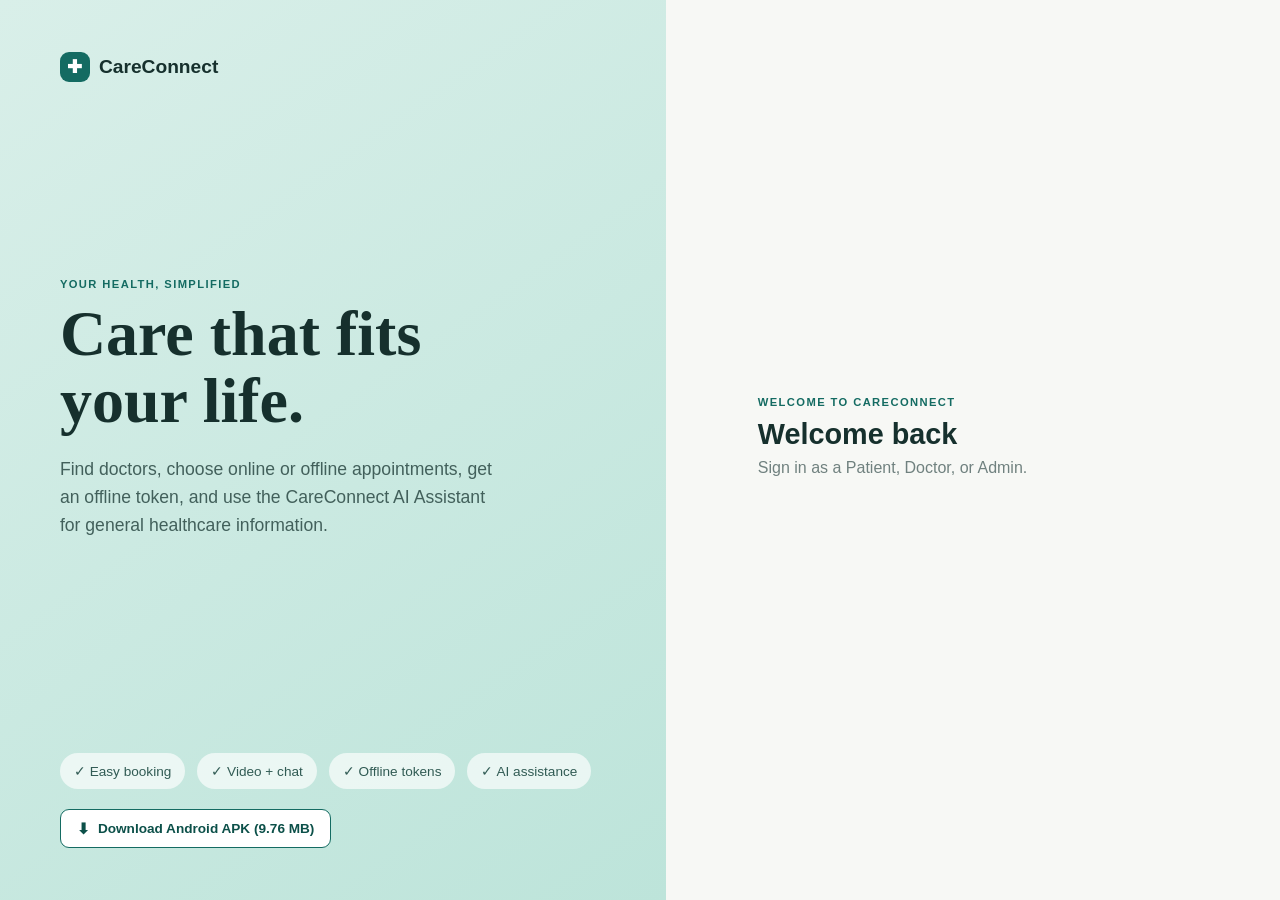
<file: index.html>
<!DOCTYPE html>
<html lang="en">
<head>
  <meta charset="UTF-8" />
  <meta name="viewport" content="width=device-width, initial-scale=1.0" />
  <title>CareConnect | Healthcare Appointments</title>
  <meta name="theme-color" content="#146b62" />
  <link rel="manifest" href="manifest.webmanifest" />
  <link rel="icon" href="icon-192.png" type="image/png" />
  <link rel="apple-touch-icon" href="icon-192.png" />
  <meta name="apple-mobile-web-app-capable" content="yes" />
  <meta name="apple-mobile-web-app-status-bar-style" content="black-translucent" />
  <meta name="apple-mobile-web-app-title" content="CareConnect" />
  <link rel="stylesheet" href="style.css" />
</head>
<body>
  <div id="toast" class="toast" role="status"></div>

  <section id="authView" class="auth-page">
    <div class="auth-brand">
      <a class="brand" href="#authView"><span class="brand-mark">✚</span> CareConnect</a>
      <div class="hero-copy">
        <p class="eyebrow">YOUR HEALTH, SIMPLIFIED</p>
        <h1>Care that fits<br />your life.</h1>
        <p>Find doctors, choose online or offline appointments, get an offline token, and use the CareConnect AI Assistant for general healthcare information.</p>
      </div>
      <div class="feature-pills">
        <span>✓ Easy booking</span>
        <span>✓ Video + chat</span>
        <span>✓ Offline tokens</span>
        <span>✓ AI assistance</span>
      </div>
      <div class="install-actions">
        <button id="installBtnAuth" class="install-btn hidden" type="button">
          <span class="install-icon">⬇</span> Install CareConnect app
        </button>
        <a
          id="downloadApkBtn"
          class="install-btn"
          href="https://github.com/2500031290/CareConnect/releases/download/v1.0.0/care_connect.apk"
          download="care_connect.apk"
          rel="noopener noreferrer"
        >
          <span class="install-icon">⬇</span> Download Android APK (9.76 MB)
        </a>
      </div>
    </div>
    <div class="auth-panel">
      <div class="auth-card">
        <p class="eyebrow">WELCOME TO CARECONNECT</p>
        <h2 id="authTitle">Welcome back</h2>
        <p id="authSubtitle">Sign in as a Patient, Doctor, or Admin.</p>

        <form id="loginForm" class="auth-form">
</file>
<file: style.css>
:root {
  --ink: #16302d;
  --muted: #70817f;
  --line: #e3ebe8;
  --cream: #f7f8f5;
  --teal: #146b62;
  --teal-dark: #0c5049;
  --mint: #dff3ed;
  --coral: #d8624d;
  --white: #fff;
}

* {
  box-sizing: border-box;
}

body {
  margin: 0;
  background: var(--cream);
  font-family: "DM Sans", sans-serif;
  color: var(--ink);
}

button,
input,
select {
  font: inherit;
}

button {
  cursor: pointer;
}

.hidden {
  display: none !important;
}

.brand {
  font-weight: 700;
  font-size: 1.2rem;
  display: inline-flex;
  align-items: center;
  gap: 9px;
  color: var(--ink);
  text-decoration: none;
}

.brand-mark {
  display: grid;
  place-items: center;
  width: 30px;
  height: 30px;
  background: var(--teal);
  color: #fff;
  border-radius: 9px;
  font-size: 18px;
}

.auth-page {
  min-height: 100vh;
  display: grid;
  grid-template-columns: 52% 48%;
}

.auth-brand {
  background: linear-gradient(145deg, #d9efe9, #bde4da);
  padding: 52px 9%;
  display: flex;
  flex-direction: column;
}

.hero-copy {
  margin: auto 0;
}

.eyebrow {
  color: var(--teal);
  font-size: 0.7rem;
  letter-spacing: 1.4px;
  font-weight: 700;
  margin: 0 0 10px;
}

.hero-copy h1 {
  font: 700 clamp(2.8rem, 5vw, 5rem) / 1.05 "Playfair Display", serif;
  margin: 0 0 20px;
}

.hero-copy p:not(.eyebrow) {
  color: #42605b;
  max-width: 450px;
  font-size: 1.1rem;
  line-height: 1.6;
}

.feature-pills {
  display: flex;
  gap: 12px;
  flex-wrap: wrap;
}

.feature-pills span {
  background: #ffffffa8;
  padding: 10px 14px;
  border-radius: 99px;
  color: #315b54;
  font-size: 0.85rem;
}

/* Direct APK download + PWA install actions */
.install-actions {
  display: flex;
  flex-wrap: wrap;
  gap: 12px;
  margin-top: 20px;
}

.install-btn,
#downloadApkBtn {
  display: inline-flex;
  align-items: center;
  gap: 8px;
  padding: 11px 16px;
  border-radius: 9px;
  border: 1px solid var(--teal);
  background: var(--white);
  color: var(--teal-dark);
  font-size: 0.85rem;
  font-weight: 700;
  text-decoration: none;
  cursor: pointer;
  transition: background 0.2s, transform 0.2s, border-color 0.2s;
}

.install-btn:hover,
#downloadApkBtn:hover {
  background: var(--mint);
  border-color: var(--teal-dark);
  transform: translateY(-1px);
}

.install-icon {
  font-size: 0.95rem;
  line-height: 1;
}

.auth-panel {
  display: grid;
  place-items: center;
  padding: 30px;
}

.auth-card {
  width: min(430px, 100%);
}

h2 {
  margin: 0;
  font-size: 1.8rem;
}

.auth-card > p:not(.eyebrow) {
  color: var(--muted);
  margin: 8px 0 28px;
}

.auth-form {
  display: grid;
  gap: 15px;
}

.auth-form label {
  display: grid;
  gap: 7px;
  font-size: 0.87rem;
  font-weight: 600;
}

.auth-form input,
.field input,
.field select,
.search-input {
  border: 1px solid var(--line);
  background: #fff;
  border-radius: 9px;
  padding: 12px 13px;
  outline: none;
}

.auth-form input:focus,
.field input:focus,
.field select:focus,
.search-input:focus {
  border-color: var(--teal);
  box-shadow: 0 0 0 3px #146b6218;
}

.primary-btn {
  border: 0;
  border-radius: 9px;
  background: var(--teal);
  color: #fff;
  padding: 13px 16px;
  font-weight: 700;
  margin-top: 6px;
  display: flex;
  justify-content: center;
  gap: 15px;
  transition: 0.2s;
}

.primary-btn:hover {
  background: var(--teal-dark);
  transform: translateY(-1px);
}

.form-switch {
  text-align: center;
  margin-top: 16px;
  font-size: 0.85rem;
  color: var(--muted);
}

/* CareConnect AI + role-based login enhancements */
.role-picker {
  display: grid;
  grid-template-columns: repeat(3, 1fr);
  gap: 8px;
  margin-bottom: 4px;
}

.role-picker label {
  display: flex !important;
  align-items: center;
  justify-content: center !important;
  gap: 6px !important;
  border: 1px solid var(--line);
  background: #fff;
  padding: 9px !important;
  border-radius: 9px;
  font-size: 0.78rem !important;
  font-weight: 700 !important;
  cursor: pointer;
}

.role-picker input {
  accent-color: var(--teal);
  width: auto;
  margin: 0;
}

.role-picker label:has(input:checked) {
  border-color: var(--teal);
  background: var(--mint);
  color: var(--teal-dark);
}

.appointment-patient {
  display: block;
  color: #80908d;
  font-size: 0.72rem;
  margin-top: 6px;
}

.assistant-teaser {
  display: flex;
  justify-content: space-between;
  align-items: center;
  gap: 20px;
  background: linear-gradient(135deg, #eff8f5, #e3f3ee);
  border: 1px solid #cfe8e1;
  border-radius: 14px;
  padding: 20px;
  margin: 25px 0;
}

.assistant-teaser h3 {
  margin: 7px 0 4px;
  font-size: 1.05rem;
}

.assistant-teaser p {
  margin: 0;
  color: var(--muted);
  font-size: 0.82rem;
  max-width: 680px;
}

.ai-badge {
  display: inline-flex;
  align-items: center;
  gap: 5px;
  background: #d8eee8;
  color: var(--teal-dark);
  padding: 5px 9px;
  border-radius: 99px;
  font-size: 0.68rem;
  font-weight: 800;
  letter-spacing: 0.4px;
}

.ai-chat {
  background: #fff;
  border: 1px solid var(--line);
  border-radius: 16px;
  overflow: hidden;
  box-shadow: 0 10px 35px #193d3620;
  max-width: 950px;
  margin: 0 auto;
}

.ai-chat-head {
  display: flex;
  justify-content: space-between;
  align-items: center;
  gap: 18px;
  padding: 22px 24px;
  border-bottom: 1px solid var(--line);
}

.ai-chat-head h2 {
  font-size: 1.3rem;
  margin: 7px 0 4px;
}

.ai-chat-head p {
  margin: 0;
  color: var(--muted);
  font-size: 0.8rem;
}

.ai-mode {
  color: var(--muted);
  font-size: 0.75rem;
  background: #f4f7f5;
  padding: 8px 11px;
  border-radius: 99px;
}

.chat-messages {
  height: 480px;
  padding: 22px;
  overflow: auto;
  background: linear-gradient(180deg, #fbfdfc, #f5f8f6);
  display: grid;
  align-content: start;
  gap: 13px;
}

.chat-message {
  display: flex;
}

.chat-message > div {
  max-width: 78%;
  padding: 13px 15px;
  border-radius: 14px;
  line-height: 1.55;
  font-size: 0.9rem;
}

.chat-message.ai > div {
  background: #eaf4f0;
  color: var(--ink);
  border-top-left-radius: 5px;
}

.chat-message.user {
  justify-content: flex-end;
}

.chat-message.user > div {
  background: var(--teal);
  color: #fff;
  border-top-right-radius: 5px;
}

.chat-input {
  display: flex;
  gap: 10px;
  padding: 15px;
  border-top: 1px solid var(--line);
  background: #fff;
}

.chat-input input {
  flex: 1;
  border: 1px solid var(--teal);
  border-radius: 10px;
  padding: 13px 14px;
  outline: none;
}

.chat-input button {
  width: 52px;
  margin: 0;
  padding: 0;
}

.ai-disclaimer {
  margin: 0;
  padding: 0 16px 15px;
  color: #8a9996;
  font-size: 0.7rem;
  background: #fff;
}

.ai-doctor {
  display: grid;
  grid-template-columns: 32px 1fr auto;
  gap: 10px;
  align-items: center;
  background: #fff;
  border: 1px solid #dce8e4;
  border-radius: 10px;
  padding: 9px 10px;
  margin-top: 8px;
}

.ai-doctor strong,
.ai-doctor small {
  display: block;
}

.ai-doctor strong {
  font-size: 0.82rem;
}

.ai-doctor small {
  color: var(--muted);
  font-size: 0.7rem;
  margin-top: 2px;
}

.ai-doctor .action-btn {
  margin: 0;
}

.availability-card {
  display: grid;
  grid-template-columns: 1.2fr 1fr 1fr;
  gap: 15px;
}

.availability-box {
  border: 1px solid var(--line);
  border-radius: 11px;
  padding: 16px;
  background: #fafcfb;
}

.availability-box strong,
.availability-box span {
  display: block;
}

.availability-box span {
  margin-top: 8px;
  color: var(--muted);
  font-size: 0.82rem;
  line-height: 1.6;
}

.booking-note {
  margin-top: 15px;
  color: var(--muted);
  font-size: 0.73rem;
  background: #f5f8f6;
  padding: 10px 12px;
  border-radius: 8px;
}

.row-actions {
  display: flex;
  justify-content: flex-end;
  gap: 8px;
  padding: 0 0 12px;
}

.modal-card .primary-btn {
  margin-top: 0;
}

/* CareConnect v3 & v4 enhancements */
.signup-role-picker {
  grid-template-columns: 1fr 1fr;
}

.role-hint,
.signup-note,
.muted-copy {
  color: var(--muted);
  font-size: 0.78rem;
  line-height: 1.55;
  margin: 0 0 4px;
}

.role-hint {
  margin: -2px 0 6px !important;
  background: #f3f8f5;
  padding: 10px 12px;
  border-radius: 9px;
  color: #5c716d !important;
}

.doctor-signup-fields {
  border: 1px solid var(--line);
  background: #f9fbfa;
  border-radius: 11px;
  padding: 13px;
}

.signup-note {
  font-size: 0.72rem;
  line-height: 1.5;
  color: #6d7d7a;
  background: #eef6f3;
  padding: 10px 12px;
  border-radius: 8px;
}

.patient-signup-fields,
.doctor-signup-fields {
  margin-top: 2px;
}

.ai-quick {
  display: flex;
  flex-wrap: wrap;
  gap: 8px;
  padding: 14px 18px;
  border-top: 1px solid var(--line);
  border-bottom: 1px solid var(--line);
  background: #fbfdfc;
}

.ai-chip {
  border: 1px solid var(--line);
  background: #fff;
  border-radius: 999px;
  padding: 8px 12px;
  color: var(--teal);
  font-weight: 700;
  font-size: 0.76rem;
}

.ai-chip:hover {
  background: #eaf5f1;
  border-color: #b9ddd4;
}

.medicine-answer {
  line-height: 1.65;
}

.medicine-title {
  display: flex;
  align-items: center;
  gap: 12px;
  margin-bottom: 8px;
}

.medicine-title > span {
  width: 42px;
  height: 42px;
  display: grid;
  place-items: center;
  border-radius: 12px;
  background: #e8f4f0;
  font-size: 1.25rem;
}

.medicine-title strong {
  display: block;
  font-size: 1rem;
  text-transform: capitalize;
}

.medicine-title small {
  display: block;
  color: var(--muted);
  font-size: 0.72rem;
  margin-top: 2px;
}

.ai-note {
  font-size: 0.77rem !important;
  color: #667672 !important;
  background: #f4f8f7;
  padding: 9px 11px;
  border-radius: 8px;
}

.notification-top-btn {
  border: 1px solid var(--line);
  background: #fff;
  color: var(--teal-dark);
  border-radius: 9px;
  padding: 8px 11px;
  font-weight: 700;
  font-size: 0.78rem;
}

.notification-top-btn:hover {
  background: var(--mint);
}

.notif-count {
  display: inline-grid;
  place-items: center;
  min-width: 18px;
  height: 18px;
  padding: 0 5px;
  border-radius: 99px;
  background: var(--coral);
  color: #fff;
  font-size: 0.68rem;
  margin-left: 3px;
}

.notice-banner {
  display: grid;
  grid-template-columns: auto 1fr auto;
  gap: 14px;
  align-items: center;
  border-radius: 11px;
  padding: 14px 16px;
  margin-bottom: 20px;
  border: 1px solid var(--line);
  background: #fff;
}

@media (max-width: 780px) {
  .auth-page {
    grid-template-columns: 1fr;
  }

  .role-picker {
    grid-template-columns: 1fr;
  }

  .signup-role-picker {
    grid-template-columns: 1fr 1fr;
  }

  .assistant-teaser {
    align-items: flex-start;
    flex-direction: column;
  }

  .availability-card {
    grid-template-columns: 1fr;
  }

  .chat-messages {
    height: 420px;
  }

  .chat-message > div {
    max-width: 90%;
  }

  .ai
</file>
